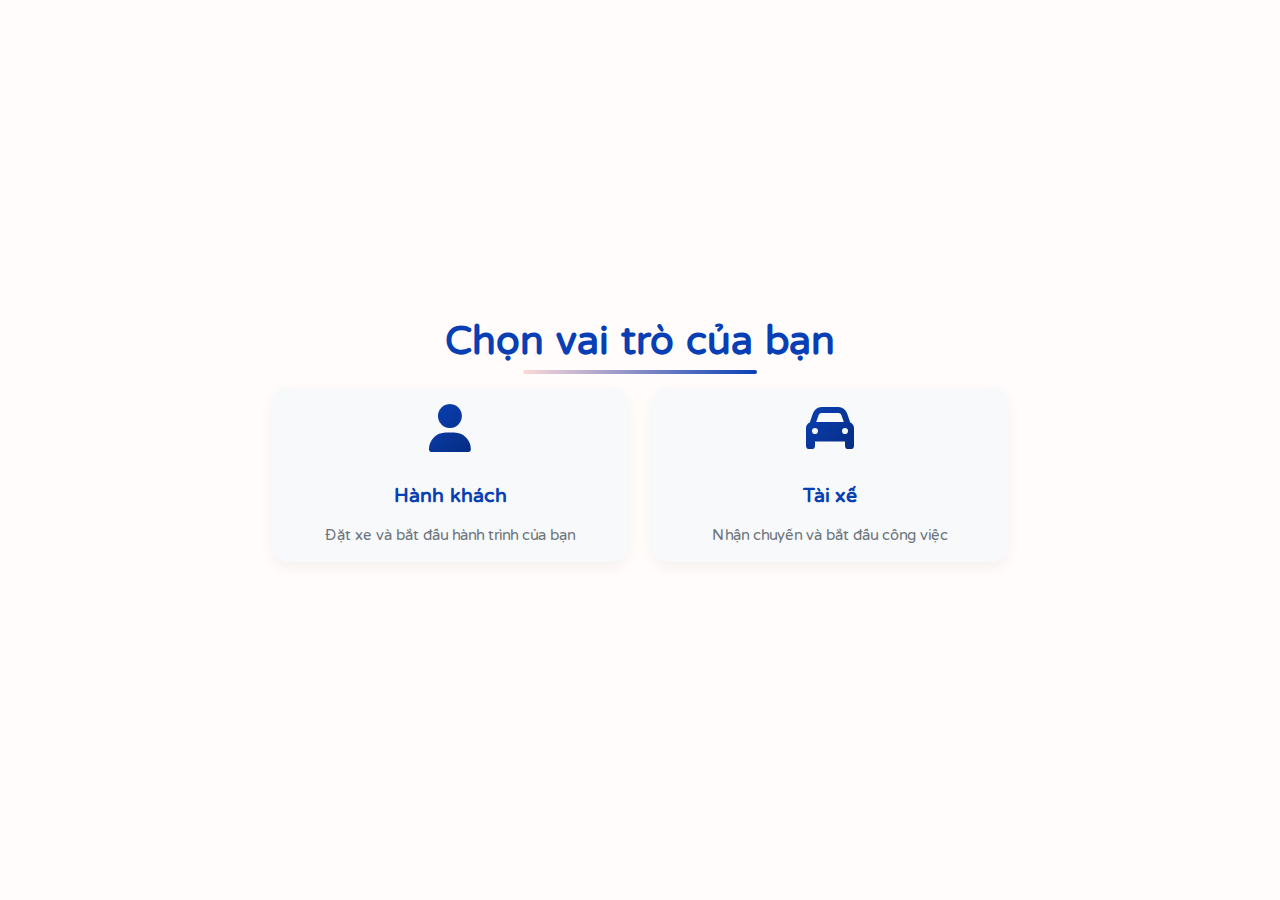
<file: templates/index.html>
<!DOCTYPE html>
<html lang="vi">
<head>
    <meta charset="UTF-8">
    <meta name="viewport" content="width=device-width, initial-scale=1.0">
    <title>Gogo - Dịch vụ đặt xe trực tuyến</title>
    
    <!-- Font -->
    <link rel="preconnect" href="https://fonts.googleapis.com">
    <link rel="preconnect" href="https://fonts.gstatic.com" crossorigin>
    <link href="https://fonts.googleapis.com/css2?family=Huninn" rel="stylesheet">
    
    <!-- Bootstrap 5.3 -->
    <link href="https://cdn.jsdelivr.net/npm/bootstrap@5.3.0/dist/css/bootstrap.min.css" rel="stylesheet">
    
    <!-- Font Awesome 6.4 -->
    <link rel="stylesheet" href="https://cdnjs.cloudflare.com/ajax/libs/font-awesome/6.4.0/css/all.min.css">
    
    <!-- Custom CSS -->
    <link rel="stylesheet" href="/static/css/variables.css">
    <style>
        body {
            font-family: var(--font-family);
            font-weight: var(--font-weight-normal);
            padding-top: 76px; /* Header height */
            background-color: var(--bg-primary);
            color: var(--text-dark);
        }

        .card {
            background: var(--bg-secondary);
            border: none;
            border-radius: 15px;
            box-shadow: 0 5px 15px rgba(0, 0, 0, 0.05);
            transition: all 0.3s ease;
            position: relative;
            overflow: hidden;
        }

        .card::before {
            content: '';
            position: absolute;
            top: 0;
            left: 0;
            width: 100%;
            height: 4px;
            background: var(--primary-color);
            transform: scaleX(0);
            transition: transform 0.3s ease;
        }

        .card:hover {
            transform: translateY(-5px);
            box-shadow: 0 15px 30px rgba(0, 0, 0, 0.1);
        }

        .card:hover::before {
            transform: scaleX(1);
        }

        .fa-3x {
            background: linear-gradient(135deg, var(--primary-color), var(--primary-hover));
            -webkit-background-clip: text;
            background-clip: text;
            -webkit-text-fill-color: transparent;
            transition: transform 0.3s ease;
        }

        .card:hover .fa-3x {
            transform: scale(1.1);
        }

        .card-title {
            color: var(--primary-color);
            font-weight: bold;
            margin: 1rem 0;
            font-size: 1.25rem;
        }

        .card-text {
            color: var(--text-muted);
            font-size: 0.95rem;
            line-height: 1.5;
        }

        h1 {
            color: var(--primary-color);
            font-weight: bold;
            position: relative;
            display: inline-block;
            margin-bottom: 2rem;
        }

        h1::after {
            content: '';
            position: absolute;
            bottom: -10px;
            left: 50%;
            transform: translateX(-50%);
            width: 60%;
            height: 4px;
            background: linear-gradient(to right, var(--accent-color), var(--primary-color));
            border-radius: 2px;
        }

        .container {
            position: relative;
            z-index: 1;
        }


        /* Animation for cards */
        @keyframes fadeInUp {
            from {
                opacity: 0;
                transform: translateY(20px);
            }
            to {
                opacity: 1;
                transform: translateY(0);
            }
        }

        .card {
            animation: fadeInUp 0.6s ease-out forwards;
        }

        .col-md-6:nth-child(2) .card {
            animation-delay: 0.2s;
        }
    </style>
</head>
<body>
    <!-- Header -->
    <div id="header"></div>

    <!-- Main Content -->
    <main class="container my-5 main-content">
        <div class="row justify-content-center align-items-center" style="min-height: 70vh;">
            <div class="col-md-8 text-center">
                <h1 class="mb-4">Chọn vai trò của bạn</h1>
                <div class="row g-4">
                    <div class="col-md-6">
                        <a href="/home" class="card h-100 text-decoration-none">
                            <div class="card-body">
                                <i class="fas fa-user fa-3x mb-3 text-primary"></i>
                                <h5 class="card-title">Hành khách</h5>
                                <p class="card-text">Đặt xe và bắt đầu hành trình của bạn</p>
                            </div>
                        </a>
                    </div>
                    <div class="col-md-6">
                        <a href="/driver" class="card h-100 text-decoration-none">
                            <div class="card-body">
                                <i class="fas fa-car fa-3x mb-3 text-primary"></i>
                                <h5 class="card-title">Tài xế</h5>
                                <p class="card-text">Nhận chuyến và bắt đầu công việc</p>
                            </div>
                        </a>
                    </div>
                </div>
            </div>
        </div>
    </main>

    <!-- Footer -->
    <div id="footer"></div>

    <!-- Bootstrap JS -->
    <script src="https://cdn.jsdelivr.net/npm/bootstrap@5.3.0/dist/js/bootstrap.bundle.min.js"></script>
    
    <!-- Component Loader -->
    <script src="/static/js/component-loader.js"></script>
</body>
</html>
</file>
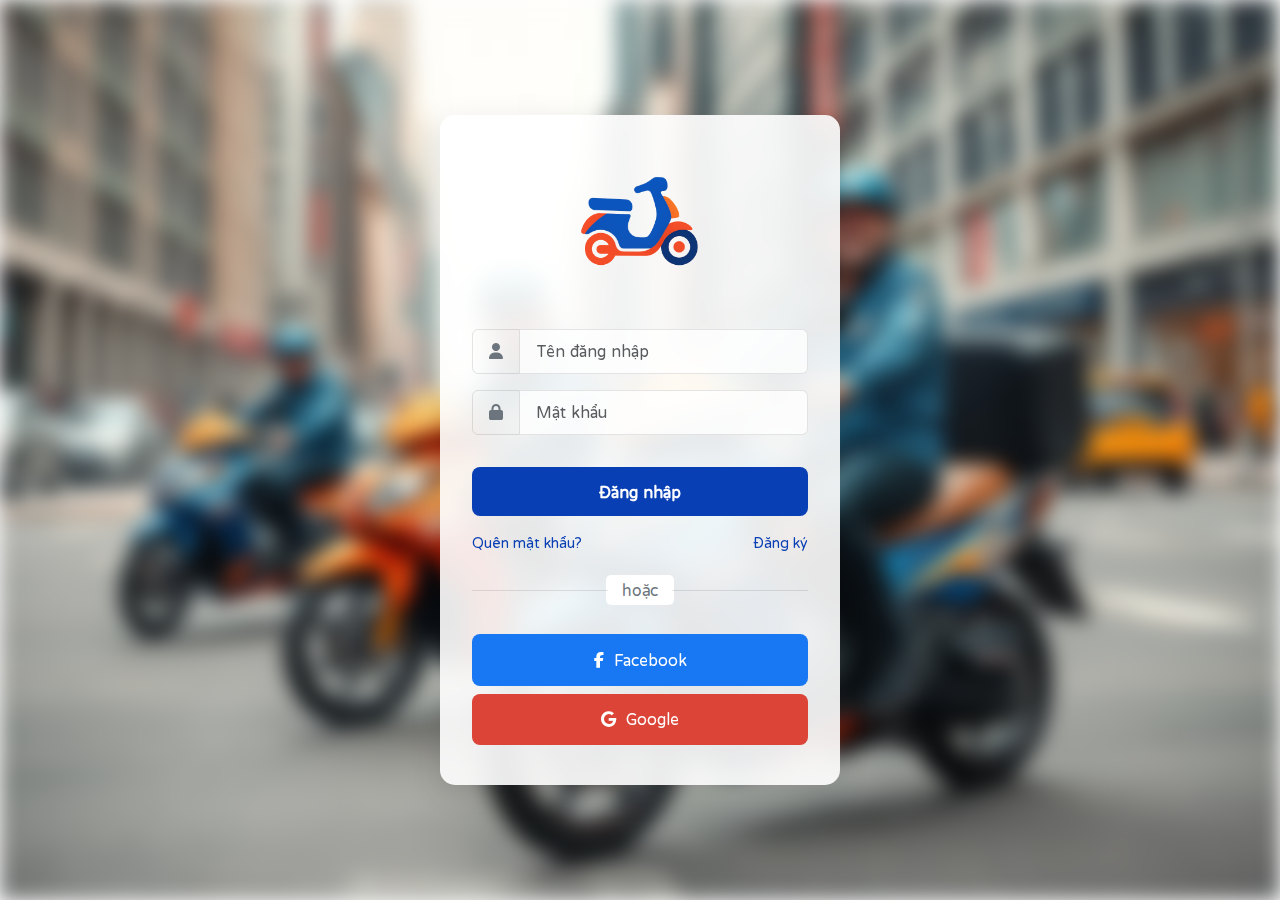
<file: templates/login.html>
<!DOCTYPE html>
<html lang="vi">
<head>
    <meta charset="UTF-8">
    <meta name="viewport" content="width=device-width, initial-scale=1.0">
    <title>Gogo - Đăng nhập</title>
    
    <!-- Font -->
    <link rel="preconnect" href="https://fonts.googleapis.com">
    <link rel="preconnect" href="https://fonts.gstatic.com" crossorigin>
    <link href="https://fonts.googleapis.com/css2?family=Huninn" rel="stylesheet">
    
    <!-- Bootstrap 5.3 -->
    <link href="https://cdn.jsdelivr.net/npm/bootstrap@5.3.0/dist/css/bootstrap.min.css" rel="stylesheet">
    
    <!-- Font Awesome 6.4 -->
    <link rel="stylesheet" href="https://cdnjs.cloudflare.com/ajax/libs/font-awesome/6.4.0/css/all.min.css">
    
    <!-- Custom CSS -->
    <link rel="stylesheet" href="/static/css/variables.css">
    <style>
        body {
            font-family: var(--font-family);
            font-weight: var(--font-weight-normal);
            margin: 0;
            padding: 0;
            min-height: 100vh;
            position: relative;
            display: flex;
            align-items: center;
            justify-content: center;
        }

        body::before {
            content: "";
            position: absolute;
            top: 0;
            left: 0;
            width: 100%;
            height: 100%;
            background: url('/static/img/bglogin.jpg') no-repeat center center fixed;
            background-size: cover;
            filter: blur(10px);
            z-index: -1;
        }

        .login-container {
            background: rgba(255, 255, 255, 0.9);
            padding: 2rem;
            border-radius: 15px;
            box-shadow: 0 8px 32px rgba(0, 0, 0, 0.1);
            width: 100%;
            max-width: 400px;
            backdrop-filter: blur(10px);
        }

        .logo {
            text-align: center;
            margin-bottom: 2rem;
        }

        .logo img {
            max-width: 150px;
            height: auto;
        }

        .input-group {
            margin-bottom: 1rem;
        }

        .form-control {
            background: rgba(255, 255, 255, 0.8);
            border: 1px solid rgba(0, 0, 0, 0.1);
            padding: 0.7rem 1rem;
            height: 45px;
        }

        .form-control:focus {
            box-shadow: 0 0 0 3px rgba(9, 63, 180, 0.2);
            border-color: var(--primary-color);
        }

        .input-group-text {
            background: transparent;
            border: 1px solid rgba(0, 0, 0, 0.1);
            color: var(--text-muted);
            height: 45px;
            display: flex;
            align-items: center;
            padding: 0 1rem;
        }

        .btn-login {
            background: var(--primary-color);
            color: white;
            padding: 0.8rem;
            border-radius: 8px;
            width: 100%;
            font-weight: bold;
            margin-top: 1rem;
            border: none;
            transition: all 0.3s ease;
        }

        .btn-login:hover {
            background: var(--primary-hover);
            transform: translateY(-2px);
        }

        .social-login {
            margin-top: 2rem;
            text-align: center;
        }

        .btn-social {
            width: 100%;
            padding: 0.8rem;
            margin: 0.5rem 0;
            border-radius: 8px;
            font-weight: 500;
            display: flex;
            align-items: center;
            justify-content: center;
            transition: all 0.3s ease;
        }

        .btn-facebook {
            background: #1877F2;
            color: white;
        }

        .btn-google {
            background: #DB4437;
            color: white;
        }

        .btn-social i {
            margin-right: 10px;
        }

        .btn-social:hover {
            transform: translateY(-2px);
            opacity: 0.9;
            color: white;
        }

        .footer-links {
            display: flex;
            justify-content: space-between;
            margin-top: 1rem;
            font-size: 0.9rem;
        }

        .footer-links a {
            color: var(--primary-color);
            text-decoration: none;
            transition: all 0.3s ease;
        }

        .footer-links a:hover {
            color: var(--primary-hover);
            text-decoration: underline;
        }

        .divider {
            text-align: center;
            margin: 1.5rem 0;
            position: relative;
        }

        .divider::before,
        .divider::after {
            content: "";
            position: absolute;
            top: 50%;
            width: calc(45% - 15px);
            height: 1px;
            background: rgba(0, 0, 0, 0.1);
        }

        .divider::before {
            left: 0;
        }

        .divider::after {
            right: 0;
        }

        .divider span {
            background: white;
            padding: 6px 1rem;
            color: var(--text-muted);
            border-radius: 5px;
        }
    </style>
</head>
<body>
    <div class="login-container">
        <div class="logo">
            <img src="/static/img/logo.png" alt="Gogo Logo">
        </div>
        
        <div class="login-form">
            <div class="input-group mb-3">
                <span class="input-group-text">
                    <i class="fas fa-user"></i>
                </span>
                <input type="text" class="form-control" id="username" placeholder="Tên đăng nhập">
            </div>
            
            <div class="input-group mb-3">
                <span class="input-group-text">
                    <i class="fas fa-lock"></i>
                </span>
                <input type="password" class="form-control" id="password" placeholder="Mật khẩu">
            </div>

            <div class="alert alert-danger d-none" id="loginError" role="alert"></div>
            
            <button type="button" class="btn btn-login" id="loginBtn" onclick="handleLogin()">Đăng nhập</button>
            
            <div class="footer-links">
                <a href="#">Quên mật khẩu?</a>
                <a href="signup">Đăng ký</a>
            </div>
            
            <div class="divider">
                <span>hoặc</span>
            </div>
            
            <div class="social-login">
                <a href="#" class="btn btn-social btn-facebook" onclick="handleSocialLogin('facebook')">
                    <i class="fab fa-facebook-f"></i>
                    Facebook
                </a>
                <a href="#" class="btn btn-social btn-google" onclick="handleSocialLogin('google')">
                    <i class="fab fa-google"></i>
                    Google
                </a>
            </div>
        </div>
    </div>

    <!-- Bootstrap JS -->
    <script src="https://cdn.jsdelivr.net/npm/bootstrap@5.3.0/dist/js/bootstrap.bundle.min.js"></script>

    <script>
        function handleLogin() {
            const username = document.getElementById('username').value;
            const password = document.getElementById('password').value;
            const loginBtn = document.getElementById('loginBtn');
            const loginError = document.getElementById('loginError');

            // Disable button and show loading state
            loginBtn.disabled = true;
            loginBtn.innerHTML = '<span class="spinner-border spinner-border-sm me-2"></span>Đang đăng nhập...';
            loginError.classList.add('d-none');

            // Create XHR request
            const xhr = new XMLHttpRequest();
            xhr.open('POST', '/api/login', true);
            xhr.setRequestHeader('Content-Type', 'application/json');

            xhr.onload = function() {
                if (xhr.status === 200) {
                    try {
                        const response = JSON.parse(xhr.responseText);
                        if (response.success) {
                            // Successful login
                            window.location.href = response.redirect || '/';
                        } else {
                            // Show error message
                            showError(response.message || 'Đăng nhập thất bại');
                        }
                    } catch (e) {
                        showError('Có lỗi xảy ra, vui lòng thử lại');
                    }
                } else {
                    showError('Có lỗi xảy ra, vui lòng thử lại');
                }
                // Reset button state
                loginBtn.disabled = false;
                loginBtn.innerHTML = 'Đăng nhập';
            };

            xhr.onerror = function() {
                showError('Không thể kết nối đến máy chủ');
                loginBtn.disabled = false;
                loginBtn.innerHTML = 'Đăng nhập';
            };

            // Send request
            xhr.send(JSON.stringify({
                username: username,
                password: password
            }));
        }

        function showError(message) {
            const loginError = document.getElementById('loginError');
            loginError.textContent = message;
            loginError.classList.remove('d-none');
        }

        function handleSocialLogin(provider) {
            // Implement social login logic here
            const xhr = new XMLHttpRequest();
            xhr.open('POST', `/api/auth/${provider}`, true);
            xhr.setRequestHeader('Content-Type', 'application/json');

            xhr.onload = function() {
                if (xhr.status === 200) {
                    try {
                        const response = JSON.parse(xhr.responseText);
                        if (response.authUrl) {
                            window.location.href = response.authUrl;
                        } else {
                            showError('Không thể kết nối với ' + provider);
                        }
                    } catch (e) {
                        showError('Có lỗi xảy ra, vui lòng thử lại');
                    }
                } else {
                    showError('Có lỗi xảy ra, vui lòng thử lại');
                }
            };

            xhr.onerror = function() {
                showError('Không thể kết nối đến máy chủ');
            };

            xhr.send();
        }
    </script>
</body>
</html>
</file>
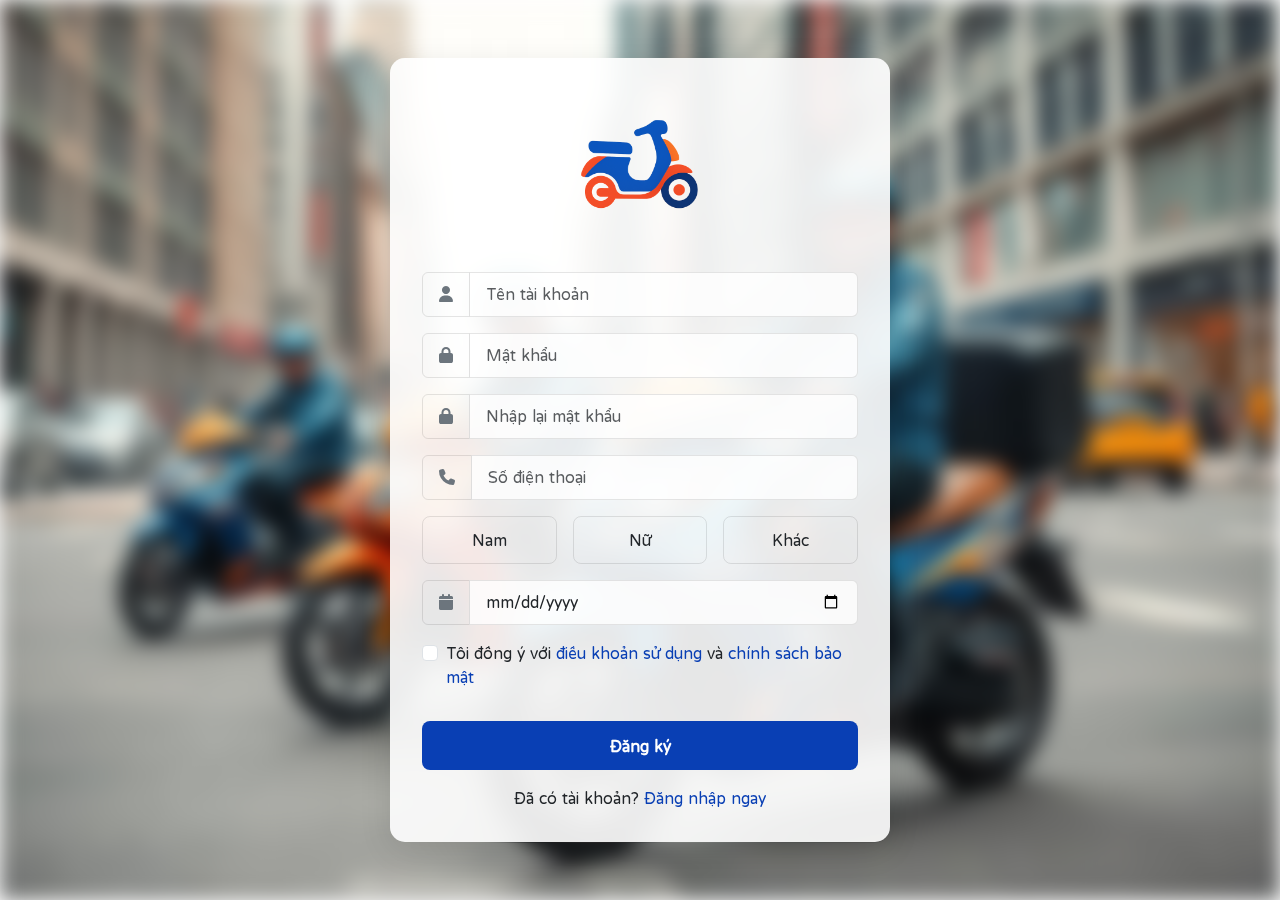
<file: templates/signup.html>
<!DOCTYPE html>
<html lang="vi">
<head>
    <meta charset="UTF-8">
    <meta name="viewport" content="width=device-width, initial-scale=1.0">
    <title>Gogo - Đăng ký</title>
    
    <!-- Font -->
    <link rel="preconnect" href="https://fonts.googleapis.com">
    <link rel="preconnect" href="https://fonts.gstatic.com" crossorigin>
    <link href="https://fonts.googleapis.com/css2?family=Huninn" rel="stylesheet">
    
    <!-- Bootstrap 5.3 -->
    <link href="https://cdn.jsdelivr.net/npm/bootstrap@5.3.0/dist/css/bootstrap.min.css" rel="stylesheet">
    
    <!-- Font Awesome 6.4 -->
    <link rel="stylesheet" href="https://cdnjs.cloudflare.com/ajax/libs/font-awesome/6.4.0/css/all.min.css">
    
    <!-- Custom CSS -->
    <link rel="stylesheet" href="/static/css/variables.css">
    <style>
        body {
            font-family: var(--font-family);
            font-weight: var(--font-weight-normal);
            margin: 0;
            padding: 0;
            min-height: 100vh;
            position: relative;
            display: flex;
            align-items: center;
            justify-content: center;
        }

        body::before {
            content: "";
            position: absolute;
            top: 0;
            left: 0;
            width: 100%;
            height: 100%;
            background: url('/static/img/bglogin.jpg') no-repeat center center fixed;
            background-size: cover;
            filter: blur(10px);
            z-index: -1;
        }

        .signup-container {
            background: rgba(255, 255, 255, 0.9);
            padding: 2rem;
            border-radius: 15px;
            box-shadow: 0 8px 32px rgba(0, 0, 0, 0.1);
            width: 100%;
            max-width: 500px;
            backdrop-filter: blur(10px);
            margin: 2rem 0;
        }

        .logo {
            text-align: center;
            margin-bottom: 2rem;
        }

        .logo img {
            max-width: 150px;
            height: auto;
        }

        .input-group {
            margin-bottom: 1rem;
        }

        .form-control {
            background: rgba(255, 255, 255, 0.8);
            border: 1px solid rgba(0, 0, 0, 0.1);
            padding: 0.7rem 1rem;
            height: 45px;
        }

        .form-control:focus {
            box-shadow: 0 0 0 3px rgba(9, 63, 180, 0.2);
            border-color: var(--primary-color);
        }

        .input-group-text {
            background: transparent;
            border: 1px solid rgba(0, 0, 0, 0.1);
            color: var(--text-muted);
            height: 45px;
            display: flex;
            align-items: center;
            padding: 0 1rem;
        }

        .gender-group {
            display: flex;
            gap: 1rem;
            margin-bottom: 1rem;
        }

        .gender-option {
            flex: 1;
            text-align: center;
        }

        .gender-option input[type="radio"] {
            display: none;
        }

        .gender-option label {
            display: block;
            padding: 0.7rem;
            border: 1px solid rgba(0, 0, 0, 0.1);
            border-radius: 8px;
            cursor: pointer;
            transition: all 0.3s ease;
        }

        .gender-option input[type="radio"]:checked + label {
            background-color: var(--primary-color);
            color: white;
            border-color: var(--primary-color);
        }

        .btn-signup {
            background: var(--primary-color);
            color: white;
            padding: 0.8rem;
            border-radius: 8px;
            width: 100%;
            font-weight: bold;
            margin-top: 1rem;
            border: none;
            transition: all 0.3s ease;
        }

        .btn-signup:hover {
            background: var(--primary-hover);
            transform: translateY(-2px);
        }

        .terms-check {
            margin: 1rem 0;
        }

        .terms-check a {
            color: var(--primary-color);
            text-decoration: none;
        }

        .terms-check a:hover {
            text-decoration: underline;
        }

        .login-link {
            text-align: center;
            margin-top: 1rem;
        }

        .login-link a {
            color: var(--primary-color);
            text-decoration: none;
        }

        .login-link a:hover {
            text-decoration: underline;
        }
    </style>
</head>
<body>
    <div class="signup-container">
        <div class="logo">
            <img src="/static/img/logo.png" alt="Gogo Logo">
        </div>
        
        <div class="signup-form">
            <div class="input-group">
                <span class="input-group-text">
                    <i class="fas fa-user"></i>
                </span>
                <input type="text" class="form-control" id="username" placeholder="Tên tài khoản">
            </div>
            
            <div class="input-group">
                <span class="input-group-text">
                    <i class="fas fa-lock"></i>
                </span>
                <input type="password" class="form-control" id="password" placeholder="Mật khẩu">
            </div>

            <div class="input-group">
                <span class="input-group-text">
                    <i class="fas fa-lock"></i>
                </span>
                <input type="password" class="form-control" id="confirmPassword" placeholder="Nhập lại mật khẩu">
            </div>

            <div class="input-group">
                <span class="input-group-text">
                    <i class="fas fa-phone"></i>
                </span>
                <input type="tel" class="form-control" id="phone" placeholder="Số điện thoại">
            </div>

            <div class="gender-group">
                <div class="gender-option">
                    <input type="radio" name="gender" id="male" value="male">
                    <label for="male">Nam</label>
                </div>
                <div class="gender-option">
                    <input type="radio" name="gender" id="female" value="female">
                    <label for="female">Nữ</label>
                </div>
                <div class="gender-option">
                    <input type="radio" name="gender" id="other" value="other">
                    <label for="other">Khác</label>
                </div>
            </div>

            <div class="input-group">
                <span class="input-group-text">
                    <i class="fas fa-calendar"></i>
                </span>
                <input type="date" class="form-control" id="birthDate">
            </div>

            <div class="alert alert-danger d-none" id="signupError" role="alert"></div>

            <div class="terms-check">
                <div class="form-check">
                    <input class="form-check-input" type="checkbox" id="termsCheck">
                    <label class="form-check-label" for="termsCheck">
                        Tôi đồng ý với <a href="#" target="_blank">điều khoản sử dụng</a> và <a href="#" target="_blank">chính sách bảo mật</a>
                    </label>
                </div>
            </div>

            <button type="button" class="btn btn-signup" id="signupBtn" onclick="handleSignup()">
                Đăng ký
            </button>

            <div class="login-link">
                Đã có tài khoản? <a href="/login">Đăng nhập ngay</a>
            </div>
        </div>
    </div>

    <!-- Bootstrap JS -->
    <script src="https://cdn.jsdelivr.net/npm/bootstrap@5.3.0/dist/js/bootstrap.bundle.min.js"></script>

    <script>
        function handleSignup() {
            const username = document.getElementById('username').value;
            const password = document.getElementById('password').value;
            const confirmPassword = document.getElementById('confirmPassword').value;
            const phone = document.getElementById('phone').value;
            const gender = document.querySelector('input[name="gender"]:checked')?.value;
            const birthDate = document.getElementById('birthDate').value;
            const termsAccepted = document.getElementById('termsCheck').checked;

            // Validate inputs
            if (!username || !password || !confirmPassword || !phone || !gender || !birthDate) {
                showError('Vui lòng điền đầy đủ thông tin');
                return;
            }

            if (password !== confirmPassword) {
                showError('Mật khẩu nhập lại không khớp');
                return;
            }

            if (!termsAccepted) {
                showError('Vui lòng đồng ý với điều khoản sử dụng');
                return;
            }

            const signupBtn = document.getElementById('signupBtn');
            signupBtn.disabled = true;
            signupBtn.innerHTML = '<span class="spinner-border spinner-border-sm me-2"></span>Đang đăng ký...';

            // Create XHR request
            const xhr = new XMLHttpRequest();
            xhr.open('POST', '/api/signup', true);
            xhr.setRequestHeader('Content-Type', 'application/json');

            xhr.onload = function() {
                if (xhr.status === 200) {
                    try {
                        const response = JSON.parse(xhr.responseText);
                        if (response.success) {
                            // Successful signup
                            window.location.href = response.redirect || '/login';
                        } else {
                            showError(response.message || 'Đăng ký thất bại');
                        }
                    } catch (e) {
                        showError('Có lỗi xảy ra, vui lòng thử lại');
                    }
                } else {
                    showError('Có lỗi xảy ra, vui lòng thử lại');
                }
                signupBtn.disabled = false;
                signupBtn.innerHTML = 'Đăng ký';
            };

            xhr.onerror = function() {
                showError('Không thể kết nối đến máy chủ');
                signupBtn.disabled = false;
                signupBtn.innerHTML = 'Đăng ký';
            };

            // Send request
            xhr.send(JSON.stringify({
                username,
                password,
                phone,
                gender,
                birthDate,
                termsAccepted
            }));
        }

        function showError(message) {
            const signupError = document.getElementById('signupError');
            signupError.textContent = message;
            signupError.classList.remove('d-none');
        }
    </script>
</body>
</html>
</file>
<file: static/css/variables.css>
:root {
    /* Main colors */
    --primary-color: #093FB4;
    --secondary-color: #FFFCFB;
    --accent-color: #FFD8D8;
    --danger-color: #ED3500;

    /* Hover states */
    --primary-hover: #072d82;
    --danger-hover: #c42d00;

    /* Button colors */
    --btn-primary: var(--primary-color);
    --btn-primary-hover: var(--primary-hover);
    --btn-secondary: var(--secondary-color);
    --btn-secondary-hover: #f0f0f0;
    --btn-danger: var(--danger-color);
    --btn-danger-hover: var(--danger-hover);

    /* Text colors */
    --text-dark: #333333;
    --text-light: #ffffff;
    --text-muted: #6c757d;

    /* Background colors */
    --bg-primary: var(--secondary-color);
    --bg-secondary: #f8f9fa;
    --bg-accent: var(--accent-color);

    /* Font variable */
    --font-family: 'Huninn', sans-serif;
    --font-weight-normal: 400;
}
</file>
